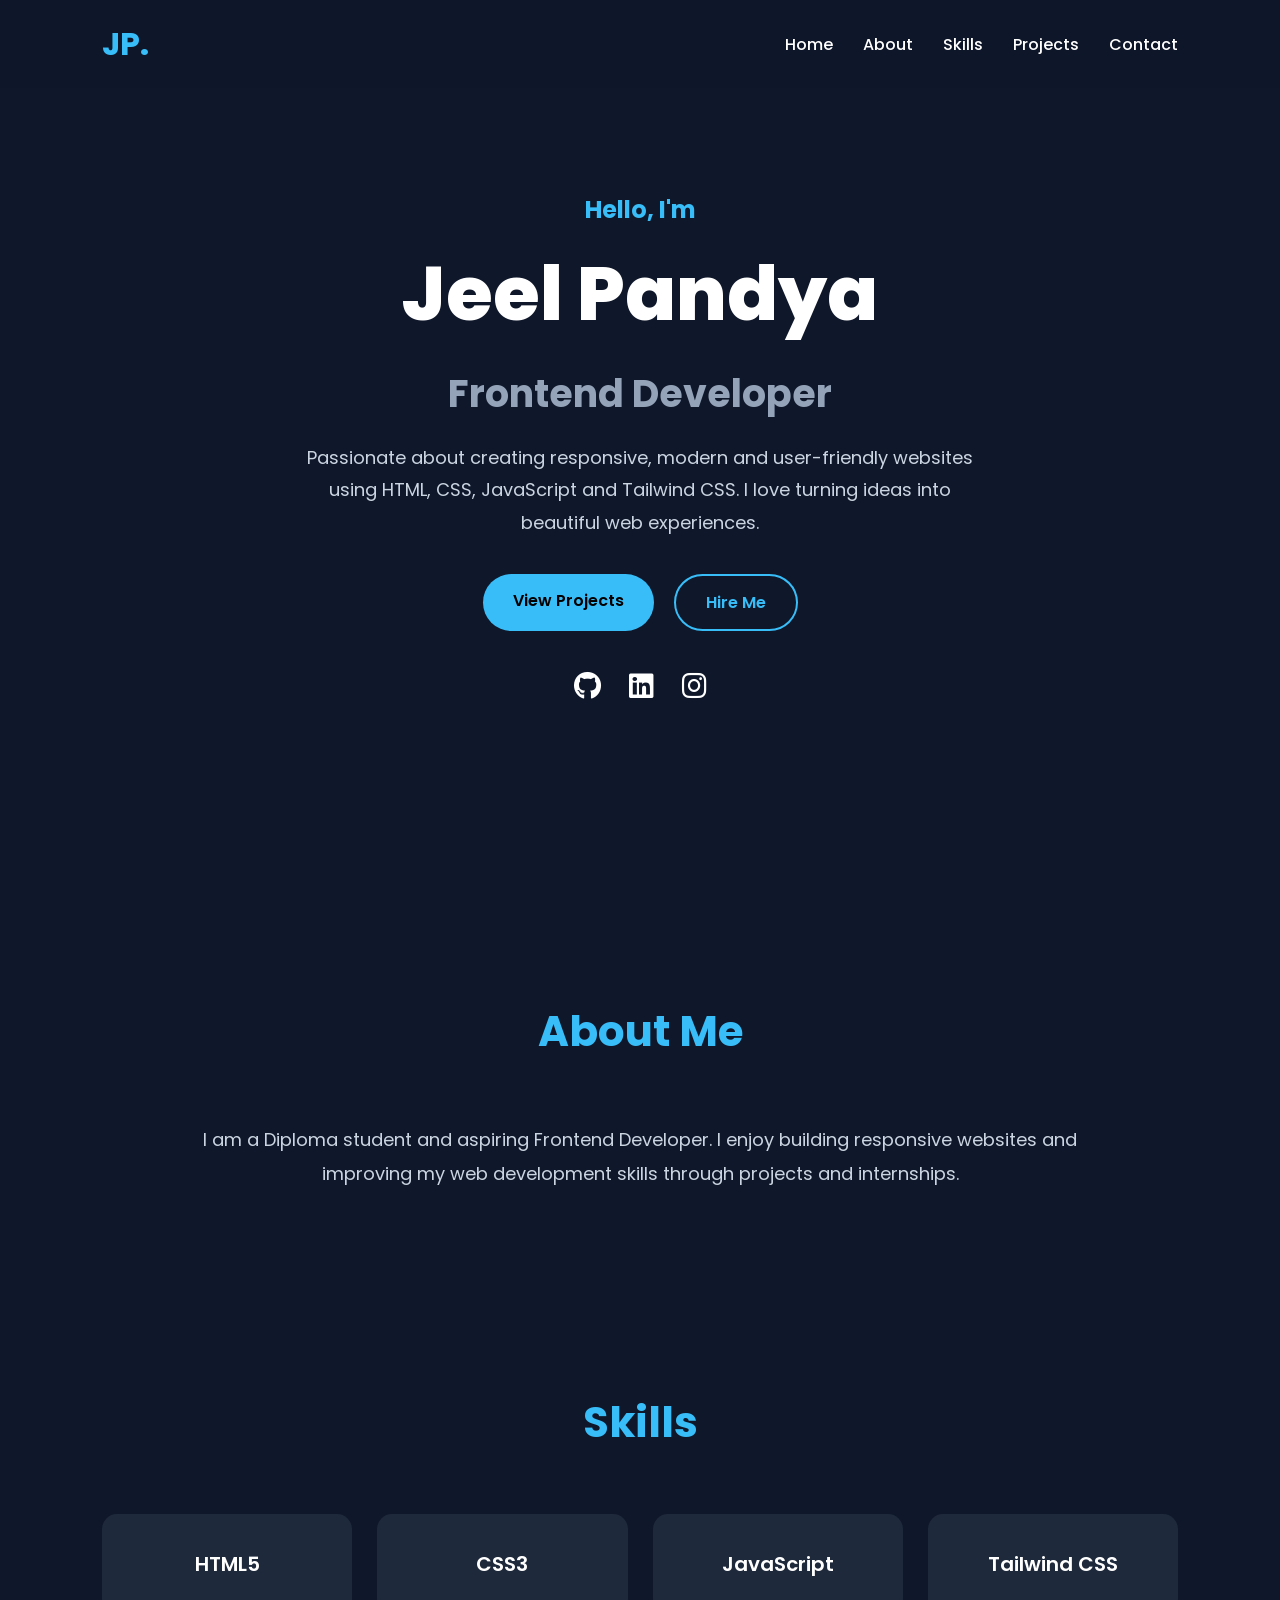
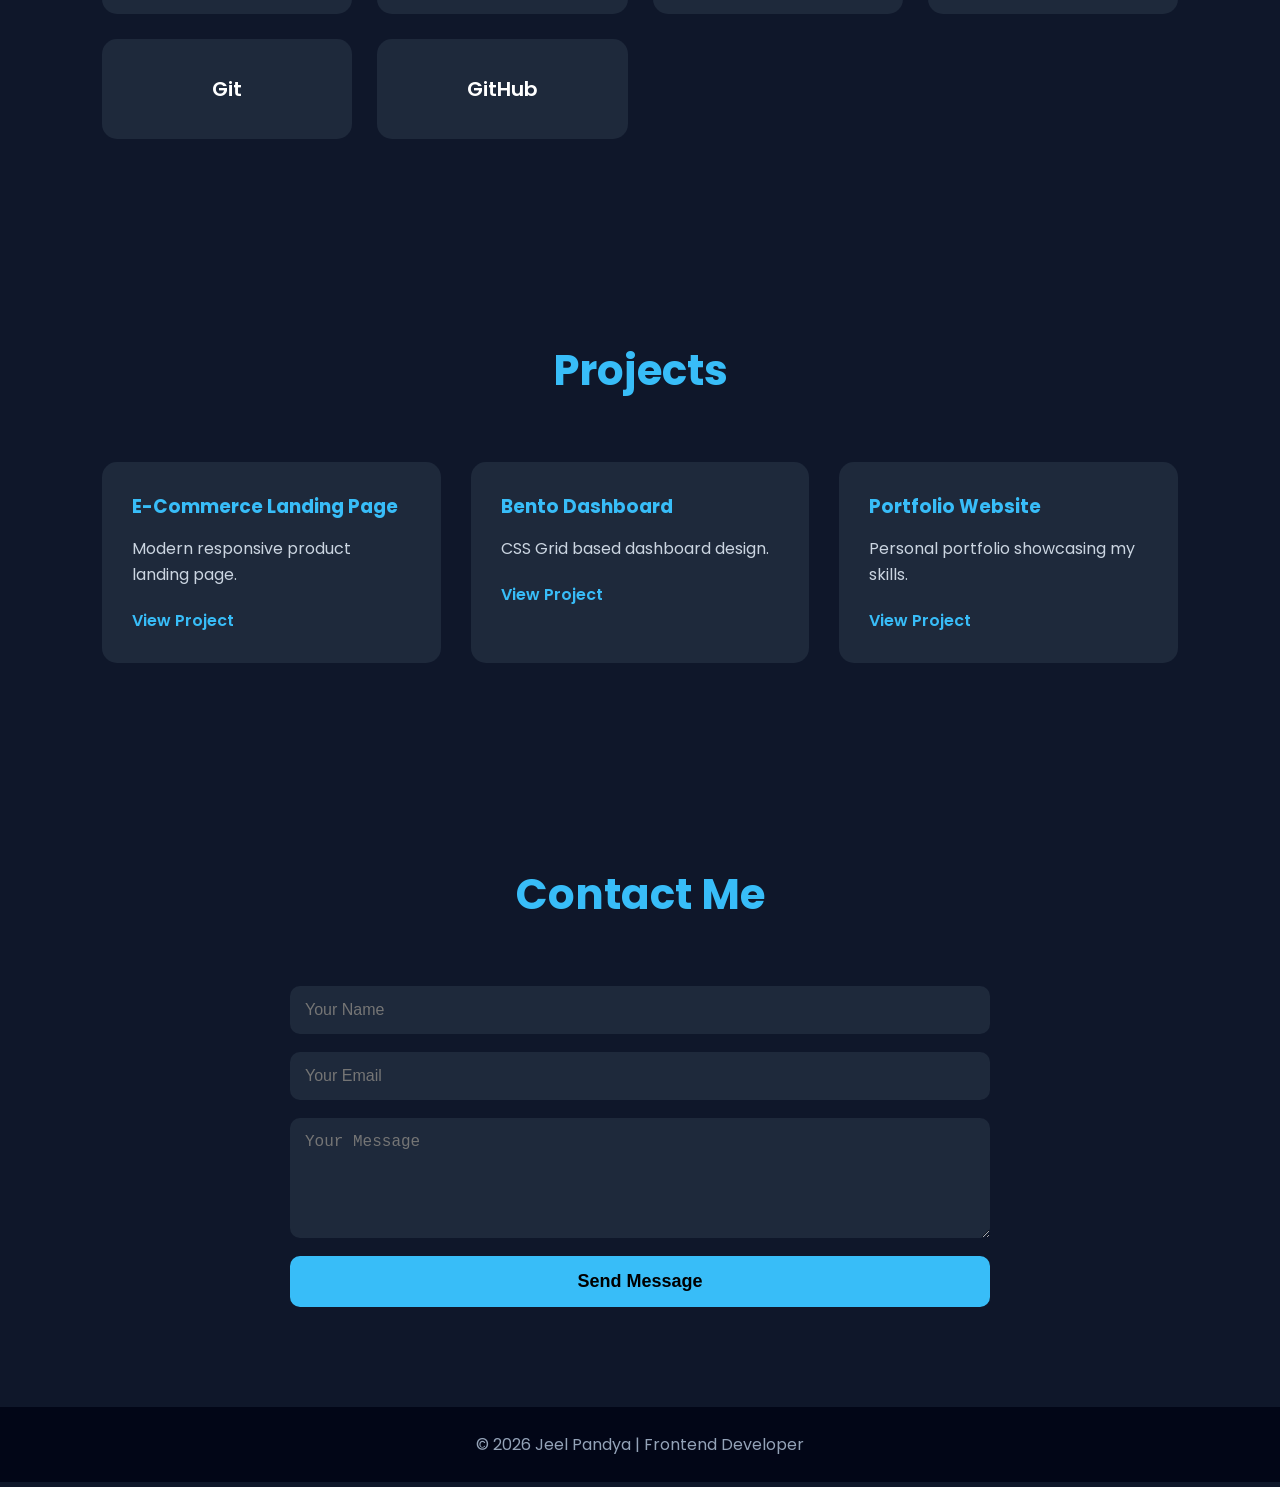
<file: Day 13-14-15/index.html>
<!DOCTYPE html>
<html lang="en">
<head>
    <meta charset="UTF-8">
    <meta name="viewport" content="width=device-width, initial-scale=1.0">
    <title>Jeel Pandya | web developer</title>

    <link rel="stylesheet" href="style.css">

    <link rel="stylesheet"
    href="https://cdnjs.cloudflare.com/ajax/libs/font-awesome/6.5.1/css/all.min.css">
</head>
<body>

    <!-- Header -->
    <header>
        <nav class="navbar">
            <div class="logo">JP.</div>

            <ul class="nav-links">
                <li><a href="#home">Home</a></li>
                <li><a href="#about">About</a></li>
                <li><a href="#skills">Skills</a></li>
                <li><a href="#projects">Projects</a></li>
                <li><a href="#contact">Contact</a></li>
            </ul>
        </nav>
    </header>

    <!-- Hero -->
   <!-- Hero Section -->
<section id="home" class="hero">
    <div class="hero-content">
        <h3>Hello, I'm</h3>
        <h1>Jeel Pandya</h1>
        <h2>Frontend Developer</h2>

        <p>
            Passionate about creating responsive, modern and user-friendly
            websites using HTML, CSS, JavaScript and Tailwind CSS.
            I love turning ideas into beautiful web experiences.
        </p>

        <div class="buttons">
            <a href="#projects" class="btn">View Projects</a>
            <a href="#contact" class="btn-outline">Hire Me</a>
        </div>

        <div class="socials">
            <a href="#"><i class="fab fa-github"></i></a>
            <a href="#"><i class="fab fa-linkedin"></i></a>
            <a href="#"><i class="fab fa-instagram"></i></a>
        </div>
    </div>
</section>    <!-- About -->
    <section id="about" class="section">
        <h2 class="section-title">About Me</h2>

        <div class="about-container">
            <p>
                I am a Diploma student and aspiring Frontend Developer.
                I enjoy building responsive websites and improving my
                web development skills through projects and internships.
            </p>
        </div>
    </section>

    <!-- Skills -->
    <section id="skills" class="section">
        <h2 class="section-title">Skills</h2>

        <div class="skills-grid">
            <div class="skill-card">HTML5</div>
            <div class="skill-card">CSS3</div>
            <div class="skill-card">JavaScript</div>
            <div class="skill-card">Tailwind CSS</div>
            <div class="skill-card">Git</div>
            <div class="skill-card">GitHub</div>
        </div>
    </section>

    <!-- Projects -->
    <section id="projects" class="section">
        <h2 class="section-title">Projects</h2>

        <div class="project-grid">

            <div class="project-card">
                <h3>E-Commerce Landing Page</h3>
                <p>Modern responsive product landing page.</p>
                <a href="#">View Project</a>
            </div>

            <div class="project-card">
                <h3>Bento Dashboard</h3>
                <p>CSS Grid based dashboard design.</p>
                <a href="#">View Project</a>
            </div>

            <div class="project-card">
                <h3>Portfolio Website</h3>
                <p>Personal portfolio showcasing my skills.</p>
                <a href="#">View Project</a>
            </div>

        </div>
    </section>

    <!-- Contact -->
    <section id="contact" class="section">
        <h2 class="section-title">Contact Me</h2>

        <form class="contact-form">
            <input type="text" placeholder="Your Name">
            <input type="email" placeholder="Your Email">
            <textarea rows="5" placeholder="Your Message"></textarea>
            <button type="submit">Send Message</button>
        </form>
    </section>

    <!-- Footer -->
    <footer>
        <p>© 2026 Jeel Pandya | Frontend Developer</p>
    </footer>

</body>
</html>
</file>
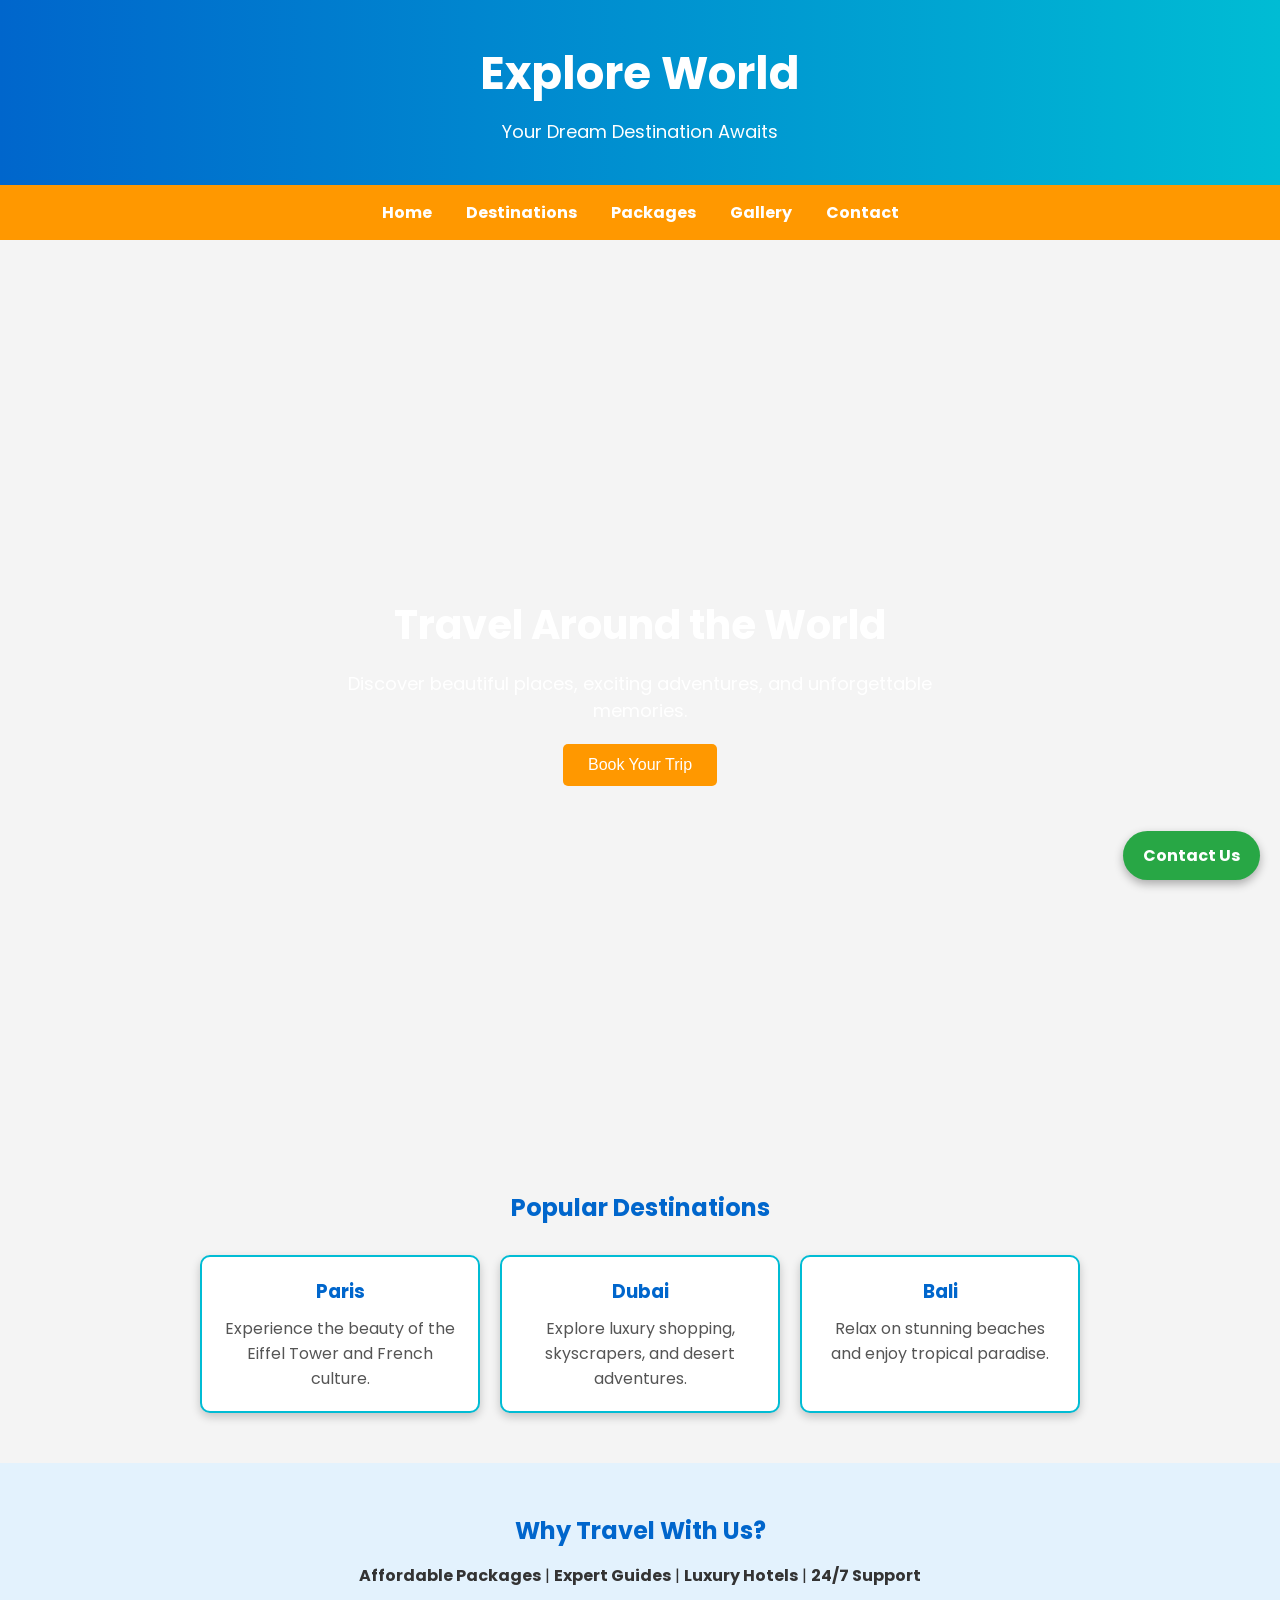
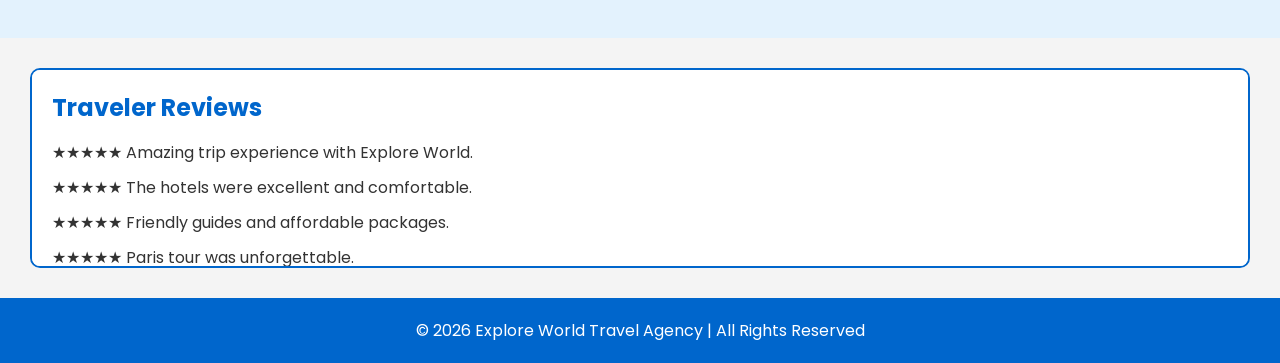
<file: Day-6/index.html>
<!DOCTYPE html>
<html lang="en">
<head>
    <meta charset="UTF-8">
    <meta name="viewport" content="width=device-width, initial-scale=1.0">
    <title>Explore World - Travel Website</title>

    <link rel="stylesheet" href="style.css">

    <link href="https://fonts.googleapis.com/css2?family=Poppins:wght@300;400;600;700&display=swap" rel="stylesheet">
</head>
<body>

    <header>
        <h1>Explore World</h1>
        <p>Your Dream Destination Awaits</p>
    </header>

    <nav>
        <a href="#">Home</a>
        <a href="#">Destinations</a>
        <a href="#">Packages</a>
        <a href="#">Gallery</a>
        <a href="#">Contact</a>
    </nav>

    <section class="hero">
        <h2>Travel Around the World</h2>
        <p>
            Discover beautiful places, exciting adventures, and unforgettable memories.
        </p>
        <button>Book Your Trip</button>
    </section>

    <section class="destinations">
        <h2>Popular Destinations</h2>

        <div class="destination-container">

            <div class="destination-card">
                <h3>Paris</h3>
                <p>Experience the beauty of the Eiffel Tower and French culture.</p>
            </div>

            <div class="destination-card">
                <h3>Dubai</h3>
                <p>Explore luxury shopping, skyscrapers, and desert adventures.</p>
            </div>

            <div class="destination-card">
                <h3>Bali</h3>
                <p>Relax on stunning beaches and enjoy tropical paradise.</p>
            </div>

        </div>
    </section>

    <section class="about">
        <h2>Why Travel With Us?</h2>

        <p>
            <span>Affordable Packages</span> |
            <span>Expert Guides</span> |
            <span>Luxury Hotels</span> |
            <span>24/7 Support</span>
        </p>
    </section>

    <!-- Overflow Section -->
    <section class="reviews">
        <h2>Traveler Reviews</h2>

        <p>★★★★★ Amazing trip experience with Explore World.</p>
        <p>★★★★★ The hotels were excellent and comfortable.</p>
        <p>★★★★★ Friendly guides and affordable packages.</p>
        <p>★★★★★ Paris tour was unforgettable.</p>
        <p>★★★★★ Dubai safari was thrilling.</p>
        <p>★★★★★ Bali beaches were beautiful.</p>
        <p>★★★★★ Highly recommended for family vacations.</p>
        <p>★★★★★ Excellent customer service.</p>
        <p>★★★★★ Easy booking process.</p>
        <p>★★★★★ Looking forward to my next trip.</p>
        <p>★★★★★ Great value for money.</p>
        <p>★★★★★ Wonderful travel memories.</p>
    </section>

    <footer>
        <p>© 2026 Explore World Travel Agency | All Rights Reserved</p>
    </footer>

    <!-- Fixed Contact Button -->
    <a href="#" class="contact-btn">Contact Us</a>

</body>
</html>
</file>
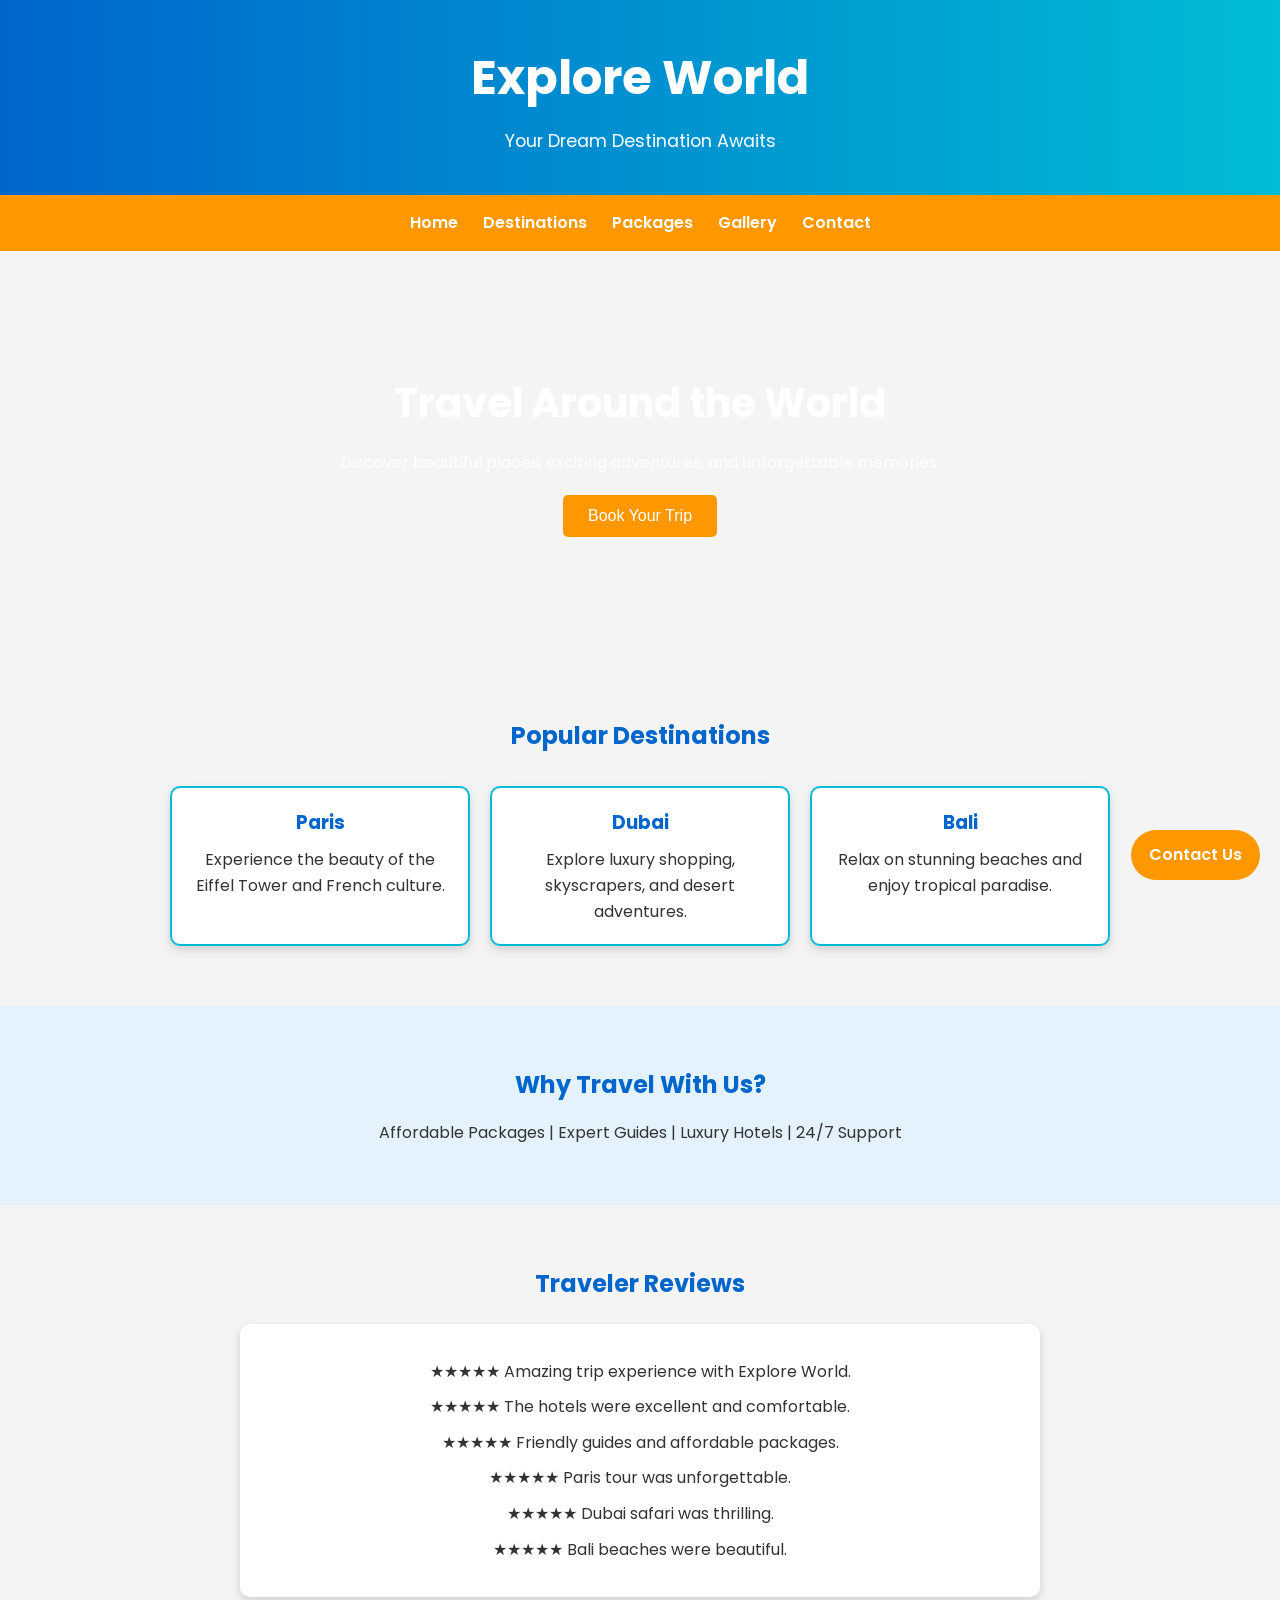
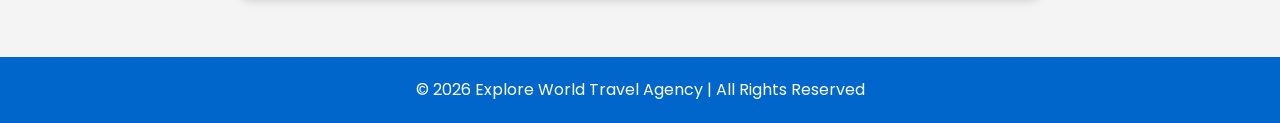
<file: Day-10/project 1/index.html>
<!DOCTYPE html>
<html lang="en">
<head>
    <meta charset="UTF-8">
    <meta name="viewport" content="width=device-width, initial-scale=1.0">
    <title>Explore World - Travel Website</title>

    <link rel="stylesheet" href="style.css">

    <link href="https://fonts.googleapis.com/css2?family=Poppins:wght@300;400;600;700&display=swap" rel="stylesheet">
</head>
<body>

    <header>
        <h1>Explore World</h1>
        <p>Your Dream Destination Awaits</p>
    </header>

    <nav>
        <a href="#">Home</a>
        <a href="#">Destinations</a>
        <a href="#">Packages</a>
        <a href="#">Gallery</a>
        <a href="#">Contact</a>
    </nav>

    <section class="hero">
        <h2>Travel Around the World</h2>
        <p>
            Discover beautiful places, exciting adventures, and unforgettable memories.
        </p>
        <button>Book Your Trip</button>
    </section>

    <section class="destinations">
        <h2>Popular Destinations</h2>

        <div class="destination-container">

            <div class="destination-card">
                <h3>Paris</h3>
                <p>Experience the beauty of the Eiffel Tower and French culture.</p>
            </div>

            <div class="destination-card">
                <h3>Dubai</h3>
                <p>Explore luxury shopping, skyscrapers, and desert adventures.</p>
            </div>

            <div class="destination-card">
                <h3>Bali</h3>
                <p>Relax on stunning beaches and enjoy tropical paradise.</p>
            </div>

        </div>
    </section>

    <section class="about">
        <h2>Why Travel With Us?</h2>

        <p>
            Affordable Packages |
            Expert Guides |
            Luxury Hotels |
            24/7 Support
        </p>
    </section>

    <section class="reviews">
        <h2>Traveler Reviews</h2>

        <div class="review-box">
            <p>★★★★★ Amazing trip experience with Explore World.</p>
            <p>★★★★★ The hotels were excellent and comfortable.</p>
            <p>★★★★★ Friendly guides and affordable packages.</p>
            <p>★★★★★ Paris tour was unforgettable.</p>
            <p>★★★★★ Dubai safari was thrilling.</p>
            <p>★★★★★ Bali beaches were beautiful.</p>
        </div>
    </section>

    <footer>
        <p>© 2026 Explore World Travel Agency | All Rights Reserved</p>
    </footer>

    <a href="#" class="contact-btn">Contact Us</a>

</body>
</html>
</file>
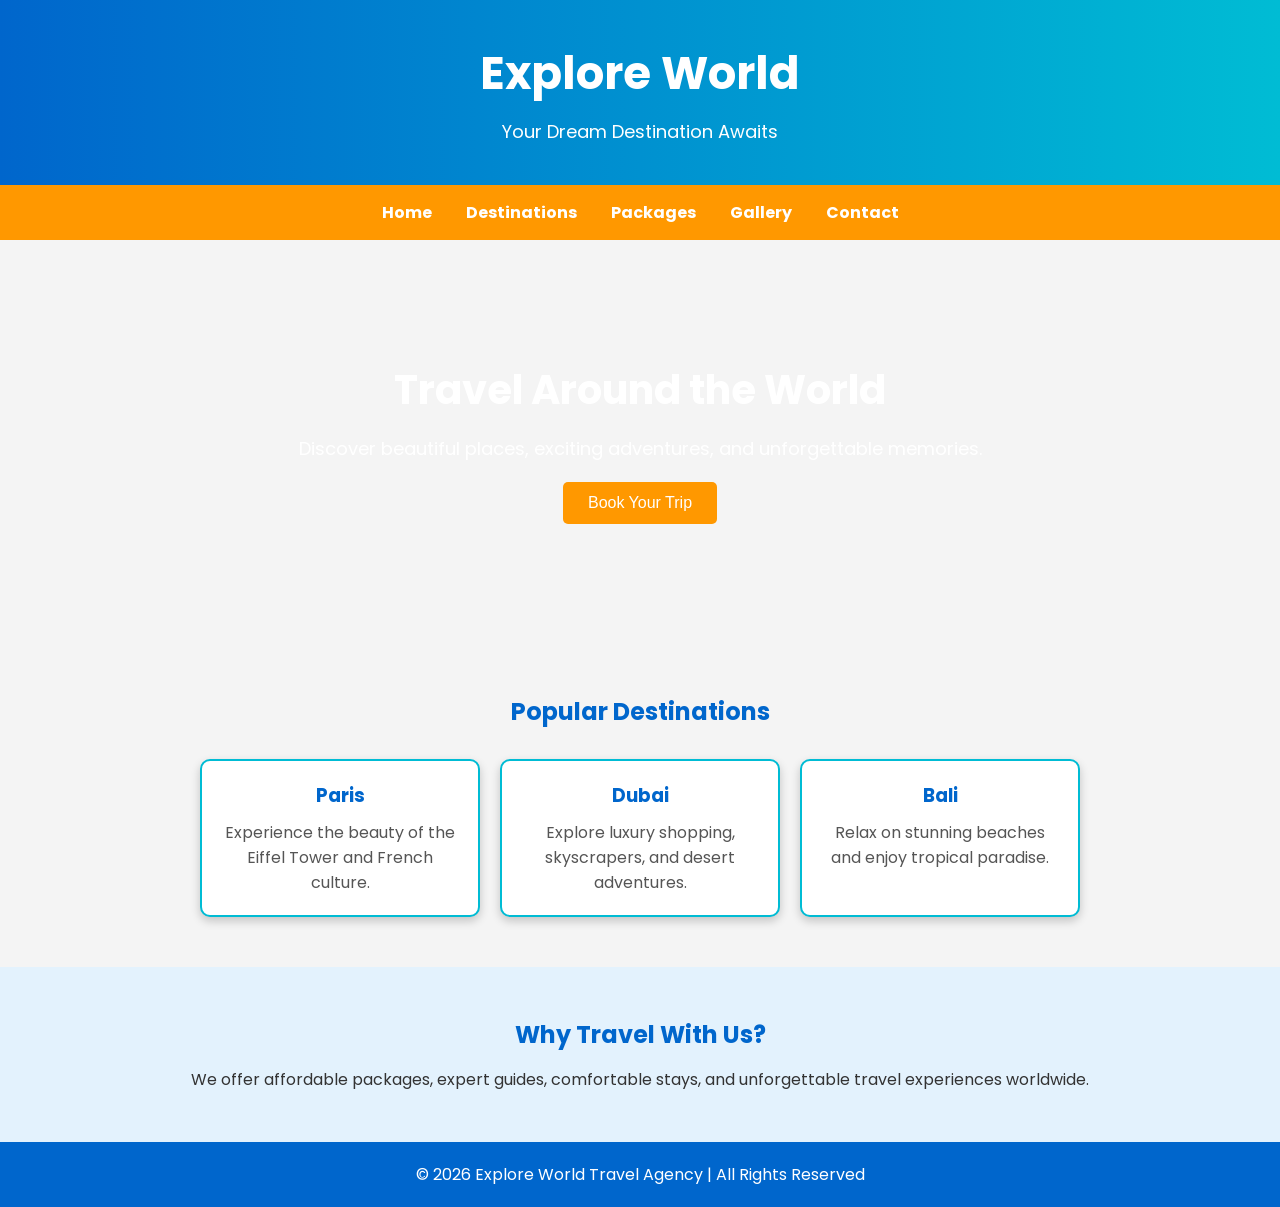
<file: Day-5/index2.html>
<!DOCTYPE html>
<html lang="en">
<head>
    <meta charset="UTF-8">
    <meta name="viewport" content="width=device-width, initial-scale=1.0">
    <title>Explore World - Travel Website</title>

    <!-- External CSS -->
    <link rel="stylesheet" href="style.css">

    <!-- Google Font -->
    <link href="https://fonts.googleapis.com/css2?family=Poppins:wght@300;400;600;700&display=swap" rel="stylesheet">
</head>
<body>

    <header>
        <h1>Explore World</h1>
        <p>Your Dream Destination Awaits</p>
    </header>

    <nav>
        <a href="#">Home</a>
        <a href="#">Destinations</a>
        <a href="#">Packages</a>
        <a href="#">Gallery</a>
        <a href="#">Contact</a>
    </nav>

    <section class="hero">
        <h2>Travel Around the World</h2>
        <p>
            Discover beautiful places, exciting adventures, and unforgettable memories.
        </p>
        <button>Book Your Trip</button>
    </section>

    <section class="destinations">
        <h2>Popular Destinations</h2>

        <div class="destination-container">

            <div class="destination-card">
                <h3>Paris</h3>
                <p>Experience the beauty of the Eiffel Tower and French culture.</p>
            </div>

            <div class="destination-card">
                <h3>Dubai</h3>
                <p>Explore luxury shopping, skyscrapers, and desert adventures.</p>
            </div>

            <div class="destination-card">
                <h3>Bali</h3>
                <p>Relax on stunning beaches and enjoy tropical paradise.</p>
            </div>

        </div>
    </section>

    <section class="about">
        <h2>Why Travel With Us?</h2>
        <p>
            We offer affordable packages, expert guides, comfortable stays,
            and unforgettable travel experiences worldwide.
        </p>
    </section>

    <footer>
        <p>© 2026 Explore World Travel Agency | All Rights Reserved</p>
    </footer>

</body>
</html>
</file>
<file: Day 13-14-15/style.css>
/* Google Font */
@import url('https://fonts.googleapis.com/css2?family=Poppins:wght@300;400;500;600;700;800&display=swap');

/* Reset */
*{
    margin:0;
    padding:0;
    box-sizing:border-box;
    scroll-behavior:smooth;
}

body{
    font-family:'Poppins',sans-serif;
    background:#0f172a;
    color:#ffffff;
    overflow-x:hidden;
}

/* Navbar */
.navbar{
    position:fixed;
    top:0;
    left:0;
    width:100%;
    display:flex;
    justify-content:space-between;
    align-items:center;
    padding:20px 8%;
    background:rgba(15,23,42,0.95);
    backdrop-filter:blur(10px);
    z-index:1000;
}

.logo{
    font-size:32px;
    font-weight:700;
    color:#38bdf8;
}

.nav-links{
    display:flex;
    list-style:none;
    gap:30px;
}

.nav-links a{
    text-decoration:none;
    color:#fff;
    font-weight:500;
    transition:0.3s;
}

.nav-links a:hover{
    color:#38bdf8;
}

/* Hero Section */
.hero{
    min-height:100vh;
    display:flex;
    justify-content:center;
    align-items:center;
    text-align:center;
    padding:100px 8%;
}

.hero-content{
    max-width:850px;
}

.hero-content h3{
    font-size:24px;
    color:#38bdf8;
    margin-bottom:10px;
}

.hero-content h1{
    font-size:75px;
    font-weight:800;
    margin-bottom:15px;
}

.hero-content h2{
    font-size:38px;
    color:#94a3b8;
    margin-bottom:20px;
}

.hero-content p{
    max-width:700px;
    margin:auto;
    font-size:18px;
    line-height:1.8;
    color:#cbd5e1;
}

.buttons{
    display:flex;
    justify-content:center;
    gap:20px;
    margin-top:35px;
}

.btn{
    text-decoration:none;
    background:#38bdf8;
    color:#000;
    padding:14px 30px;
    border-radius:30px;
    font-weight:600;
    transition:0.3s;
}

.btn:hover{
    transform:translateY(-3px);
}

.btn-outline{
    text-decoration:none;
    border:2px solid #38bdf8;
    color:#38bdf8;
    padding:14px 30px;
    border-radius:30px;
    font-weight:600;
    transition:0.3s;
}

.btn-outline:hover{
    background:#38bdf8;
    color:#000;
}

.socials{
    margin-top:35px;
}

.socials a{
    color:#fff;
    font-size:28px;
    margin:0 12px;
    transition:0.3s;
}

.socials a:hover{
    color:#38bdf8;
}

/* Common Sections */
.section{
    padding:100px 8%;
}

.section-title{
    text-align:center;
    font-size:42px;
    margin-bottom:60px;
    color:#38bdf8;
}

/* About */
.about-container{
    max-width:900px;
    margin:auto;
    text-align:center;
}

.about-container p{
    font-size:18px;
    line-height:1.9;
    color:#cbd5e1;
}

/* Skills */
.skills-grid{
    display:grid;
    grid-template-columns:repeat(auto-fit,minmax(220px,1fr));
    gap:25px;
}

.skill-card{
    background:#1e293b;
    padding:35px;
    text-align:center;
    border-radius:15px;
    font-size:20px;
    font-weight:600;
    transition:0.3s;
}

.skill-card:hover{
    transform:translateY(-8px);
    background:#334155;
}

/* Projects */
.project-grid{
    display:grid;
    grid-template-columns:repeat(auto-fit,minmax(300px,1fr));
    gap:30px;
}

.project-card{
    background:#1e293b;
    padding:30px;
    border-radius:15px;
    transition:0.3s;
}

.project-card:hover{
    transform:translateY(-8px);
}

.project-card h3{
    margin-bottom:15px;
    color:#38bdf8;
}

.project-card p{
    color:#cbd5e1;
    line-height:1.6;
    margin-bottom:20px;
}

.project-card a{
    text-decoration:none;
    color:#38bdf8;
    font-weight:600;
}

/* Contact */
.contact-form{
    max-width:700px;
    margin:auto;
    display:flex;
    flex-direction:column;
    gap:18px;
}

.contact-form input,
.contact-form textarea{
    padding:15px;
    border:none;
    border-radius:10px;
    background:#1e293b;
    color:#fff;
    font-size:16px;
}

.contact-form input:focus,
.contact-form textarea:focus{
    outline:2px solid #38bdf8;
}

.contact-form button{
    padding:15px;
    border:none;
    border-radius:10px;
    background:#38bdf8;
    color:#000;
    font-size:18px;
    font-weight:600;
    cursor:pointer;
    transition:0.3s;
}

.contact-form button:hover{
    opacity:0.9;
}

/* Footer */
footer{
    text-align:center;
    padding:25px;
    background:#020617;
    color:#94a3b8;
}

/* Responsive */
@media(max-width:768px){

    .navbar{
        flex-direction:column;
        gap:15px;
    }

    .nav-links{
        gap:15px;
        flex-wrap:wrap;
        justify-content:center;
    }

    .hero-content h1{
        font-size:50px;
    }

    .hero-content h2{
        font-size:28px;
    }

    .hero-content p{
        font-size:16px;
    }

    .buttons{
        flex-direction:column;
        align-items:center;
    }

    .section-title{
        font-size:34px;
    }
}
</file>
<file: Day-6/style.css>
/* Universal Selector */
* {
    margin: 0;
    padding: 0;
    box-sizing: border-box;
}

/* Body */
body {
    font-family: 'Poppins', sans-serif;
    background-color: #f4f4f4;
    color: #333;
}

/* Display Block Example */
section {
    display: block;
}

/* Header */
header {
    background: linear-gradient(to right, #0066cc, #00bcd4);
    color: white;
    text-align: center;
    padding: 40px;
}

header h1 {
    font-size: 45px;
}

header p {
    font-size: 18px;
    margin-top: 10px;
}

/* Sticky Navigation */
nav {
    background-color: #ff9800;
    padding: 15px;
    text-align: center;

    position: sticky;
    top: 0;
    z-index: 1000;
}

/* Inline-Block Example */
nav a {
    display: inline-block;
    color: white;
    text-decoration: none;
    margin: 0 15px;
    font-weight: bold;
}

nav a:hover {
    color: black;
}

/* Hero Section using vh and vw */
.hero {
    background-image: url('https://images.unsplash.com/photo-1507525428034-b723cf961d3e');
    background-size: cover;
    background-position: center;

    height: 100vh;
    width: 100vw;

    display: flex;
    flex-direction: column;
    justify-content: center;
    align-items: center;

    text-align: center;
    color: white;
}

.hero h2 {
    font-size: 40px;
    margin-bottom: 15px;
}

.hero p {
    font-size: 18px;
    margin-bottom: 20px;
    max-width: 600px;
}

.hero button {
    background-color: #ff9800;
    color: white;
    border: none;
    padding: 12px 25px;
    font-size: 16px;
    border-radius: 5px;
    cursor: pointer;
}

.hero button:hover {
    background-color: #e68900;
}

/* Destinations Section */
.destinations {
    padding: 50px 20px;
    text-align: center;
}

.destinations h2 {
    color: #0066cc;
    margin-bottom: 30px;
}

.destination-container {
    display: flex;
    justify-content: center;
    gap: 20px;
    flex-wrap: wrap;
}

.destination-card {
    background-color: white;
    width: 280px;
    padding: 20px;
    border: 2px solid #00bcd4;
    border-radius: 10px;
    box-shadow: 0 4px 10px rgba(0,0,0,0.2);
}

.destination-card h3 {
    color: #0066cc;
    margin-bottom: 10px;
}

.destination-card p {
    color: #555;
}

/* About Section */
.about {
    background-color: #e3f2fd;
    text-align: center;
    padding: 50px 20px;
}

.about h2 {
    color: #0066cc;
    margin-bottom: 15px;
}

/* Inline Display Example */
.about span {
    display: inline;
    font-weight: bold;
}

/* Overflow Section */
.reviews {
    background-color: white;
    margin: 30px;
    padding: 20px;
    height: 200px;
    overflow: auto;
    border: 2px solid #0066cc;
    border-radius: 10px;
}

.reviews h2 {
    color: #0066cc;
    margin-bottom: 15px;
}

.reviews p {
    margin-bottom: 10px;
}

/* Footer */
footer {
    background-color: #0066cc;
    color: white;
    text-align: center;
    padding: 20px;
}

/* Fixed Contact Button */
.contact-btn {
    position: fixed;
    bottom: 20px;
    right: 20px;

    background-color: #28a745;
    color: white;

    padding: 12px 20px;
    border-radius: 30px;

    text-decoration: none;
    font-weight: bold;

    box-shadow: 0 4px 10px rgba(0,0,0,0.3);
}

.contact-btn:hover {
    background-color: #218838;
}
</file>
<file: Day-10/project 1/style.css>
/* Reset */
*{
    margin:0;
    padding:0;
    box-sizing:border-box;
}

html,
body{
    overflow-x:hidden;
}

body{
    font-family:'Poppins',sans-serif;
    background:#f4f4f4;
    color:#333;
    line-height:1.6;
}

/* Header */
header{
    background:linear-gradient(to right,#0066cc,#00bcd4);
    color:white;
    text-align:center;
    padding:40px 20px;
}

header h1{
    font-size:3rem;
}

header p{
    margin-top:10px;
    font-size:1.1rem;
}

/* Navigation */
nav{
    background:#ff9800;
    display:flex;
    justify-content:center;
    align-items:center;
    gap:25px;
    padding:15px;
    flex-wrap:wrap;
}

nav a{
    color:white;
    text-decoration:none;
    font-weight:600;
    transition:0.3s;
}

nav a:hover{
    color:black;
}

/* Hero Section */
.hero{
    background-image:url('https://images.unsplash.com/photo-1507525428034-b723cf961d3e');
    background-size:cover;
    background-position:center;
    text-align:center;
    color:white;
    padding:120px 20px;
}

.hero h2{
    font-size:2.5rem;
    margin-bottom:15px;
}

.hero p{
    max-width:700px;
    margin:auto;
    margin-bottom:20px;
}

.hero button{
    padding:12px 25px;
    border:none;
    background:#ff9800;
    color:white;
    border-radius:5px;
    cursor:pointer;
    font-size:1rem;
}

.hero button:hover{
    background:#e68900;
}

/* Destinations */
.destinations{
    padding:60px 20px;
    text-align:center;
}

.destinations h2{
    color:#0066cc;
    margin-bottom:30px;
}

.destination-container{
    display:flex;
    justify-content:center;
    gap:20px;
    flex-wrap:wrap;
}

.destination-card{
    background:white;
    width:300px;
    padding:20px;
    border-radius:10px;
    border:2px solid #00bcd4;
    box-shadow:0 4px 10px rgba(0,0,0,0.15);
}

.destination-card h3{
    color:#0066cc;
    margin-bottom:10px;
}

/* About */
.about{
    background:#e3f2fd;
    text-align:center;
    padding:60px 20px;
}

.about h2{
    color:#0066cc;
    margin-bottom:15px;
}

/* Reviews */
.reviews{
    padding:60px 20px;
    text-align:center;
}

.reviews h2{
    margin-bottom:20px;
    color:#0066cc;
}

.review-box{
    max-width:800px;
    margin:auto;
    background:white;
    padding:25px;
    border-radius:10px;
    box-shadow:0 4px 10px rgba(0,0,0,0.15);
}

.review-box p{
    margin:10px 0;
}

/* Footer */
footer{
    background:#0066cc;
    color:white;
    text-align:center;
    padding:20px;
}

/* Fixed Button */
.contact-btn{
    position:fixed;
    bottom:20px;
    right:20px;
    background:#ff9800;
    color:white;
    text-decoration:none;
    padding:12px 18px;
    border-radius:50px;
    font-weight:600;
}

.contact-btn:hover{
    background:#e68900;
}

/* =========================
   RESPONSIVE DESIGN
========================= */

/* Tablet */
@media (max-width:992px){

    header h1{
        font-size:2.5rem;
    }

    .hero h2{
        font-size:2rem;
    }

    .destination-card{
        width:45%;
    }
}

/* Mobile */
@media (max-width:768px){

    nav{
        flex-direction:column;
        gap:10px;
    }

    nav a{
        width:100%;
        text-align:center;
        padding:10px;
        background:rgba(255,255,255,0.15);
        border-radius:5px;
    }

    header h1{
        font-size:2rem;
    }

    .hero{
        padding:80px 15px;
    }

    .hero h2{
        font-size:1.8rem;
    }

    .destination-container{
        flex-direction:column;
        align-items:center;
    }

    .destination-card{
        width:100%;
        max-width:350px;
    }

    .contact-btn{
        bottom:15px;
        right:15px;
    }
}

/* Small Mobile */
@media (max-width:480px){

    header h1{
        font-size:1.7rem;
    }

    .hero h2{
        font-size:1.5rem;
    }

    .hero p{
        font-size:0.9rem;
    }

    .hero button{
        width:100%;
        max-width:220px;
    }

    .reviews,
    .about,
    .destinations{
        padding:40px 15px;
    }
}
</file>
<file: Day-5/style.css>
/* Universal Selector */
* {
    margin: 0;
    padding: 0;
    box-sizing: border-box;
}

/* Body */
body {
    font-family: 'Poppins', sans-serif;
    background-color: #f4f4f4;
    color: #333;
}

/* Header */
header {
    background: linear-gradient(to right, #0066cc, #00bcd4);
    color: white;
    text-align: center;
    padding: 40px;
}

header h1 {
    font-size: 45px;
}

header p {
    font-size: 18px;
    margin-top: 10px;
}

/* Navigation */
nav {
    background-color: #ff9800;
    padding: 15px;
    text-align: center;
}

nav a {
    color: white;
    text-decoration: none;
    margin: 0 15px;
    font-weight: bold;
}

nav a:hover {
    color: black;
}

/* Hero Section */
.hero {
    background-image: url('https://images.unsplash.com/photo-1507525428034-b723cf961d3e');
    background-size: cover;
    background-position: center;
    text-align: center;
    color: white;
    padding: 120px 20px;
}

.hero h2 {
    font-size: 40px;
    margin-bottom: 15px;
}

.hero p {
    font-size: 18px;
    margin-bottom: 20px;
}

.hero button {
    background-color: #ff9800;
    color: white;
    border: none;
    padding: 12px 25px;
    font-size: 16px;
    border-radius: 5px;
    cursor: pointer;
}

.hero button:hover {
    background-color: #e68900;
}

/* Destinations Section */
.destinations {
    padding: 50px 20px;
    text-align: center;
}

.destinations h2 {
    color: #0066cc;
    margin-bottom: 30px;
}

.destination-container {
    display: flex;
    justify-content: center;
    gap: 20px;
    flex-wrap: wrap;
}

.destination-card {
    background-color: white;
    width: 280px;
    padding: 20px;
    border: 2px solid #00bcd4;
    border-radius: 10px;
    box-shadow: 0 4px 10px rgba(0,0,0,0.2);
}

.destination-card h3 {
    color: #0066cc;
    margin-bottom: 10px;
}

.destination-card p {
    color: #555;
}

/* About Section */
.about {
    background-color: #e3f2fd;
    text-align: center;
    padding: 50px 20px;
}

.about h2 {
    color: #0066cc;
    margin-bottom: 15px;
}

/* Footer */
footer {
    background-color: #0066cc;
    color: white;
    text-align: center;
    padding: 20px;
}
</file>
